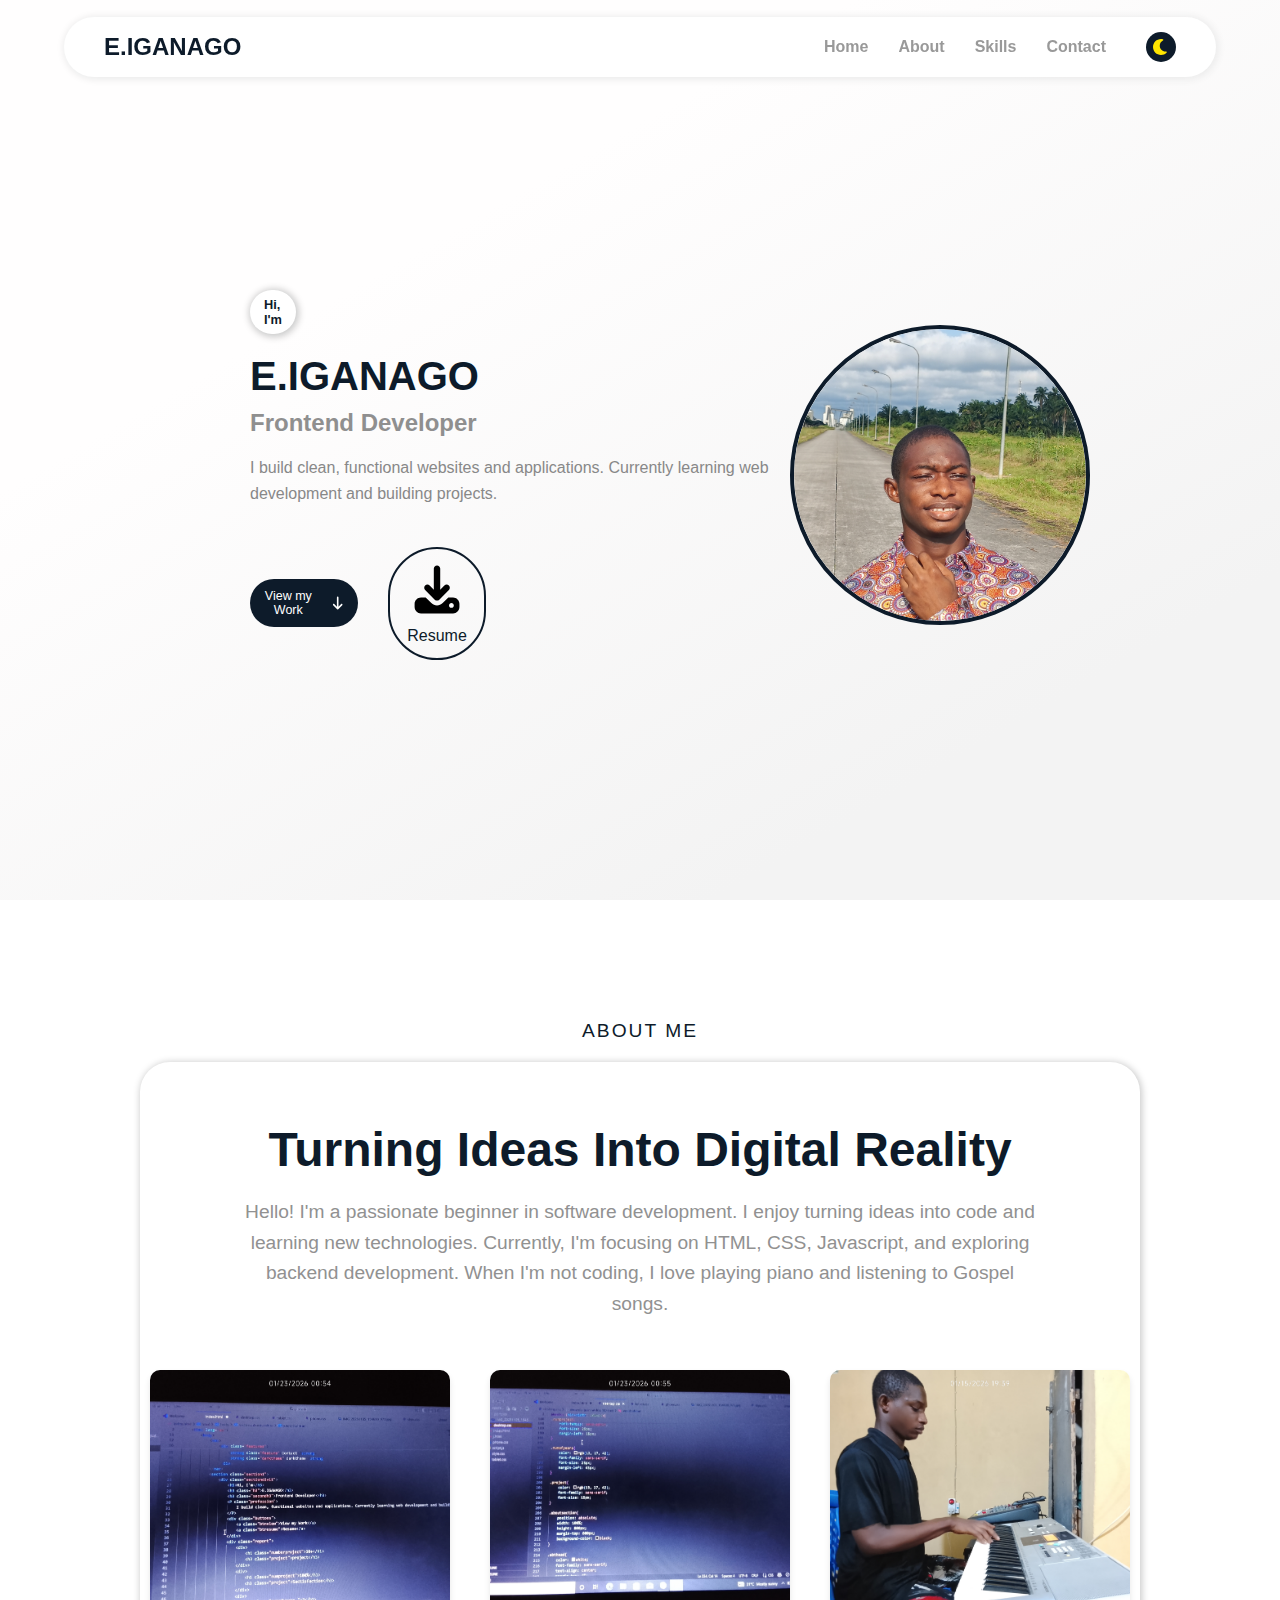
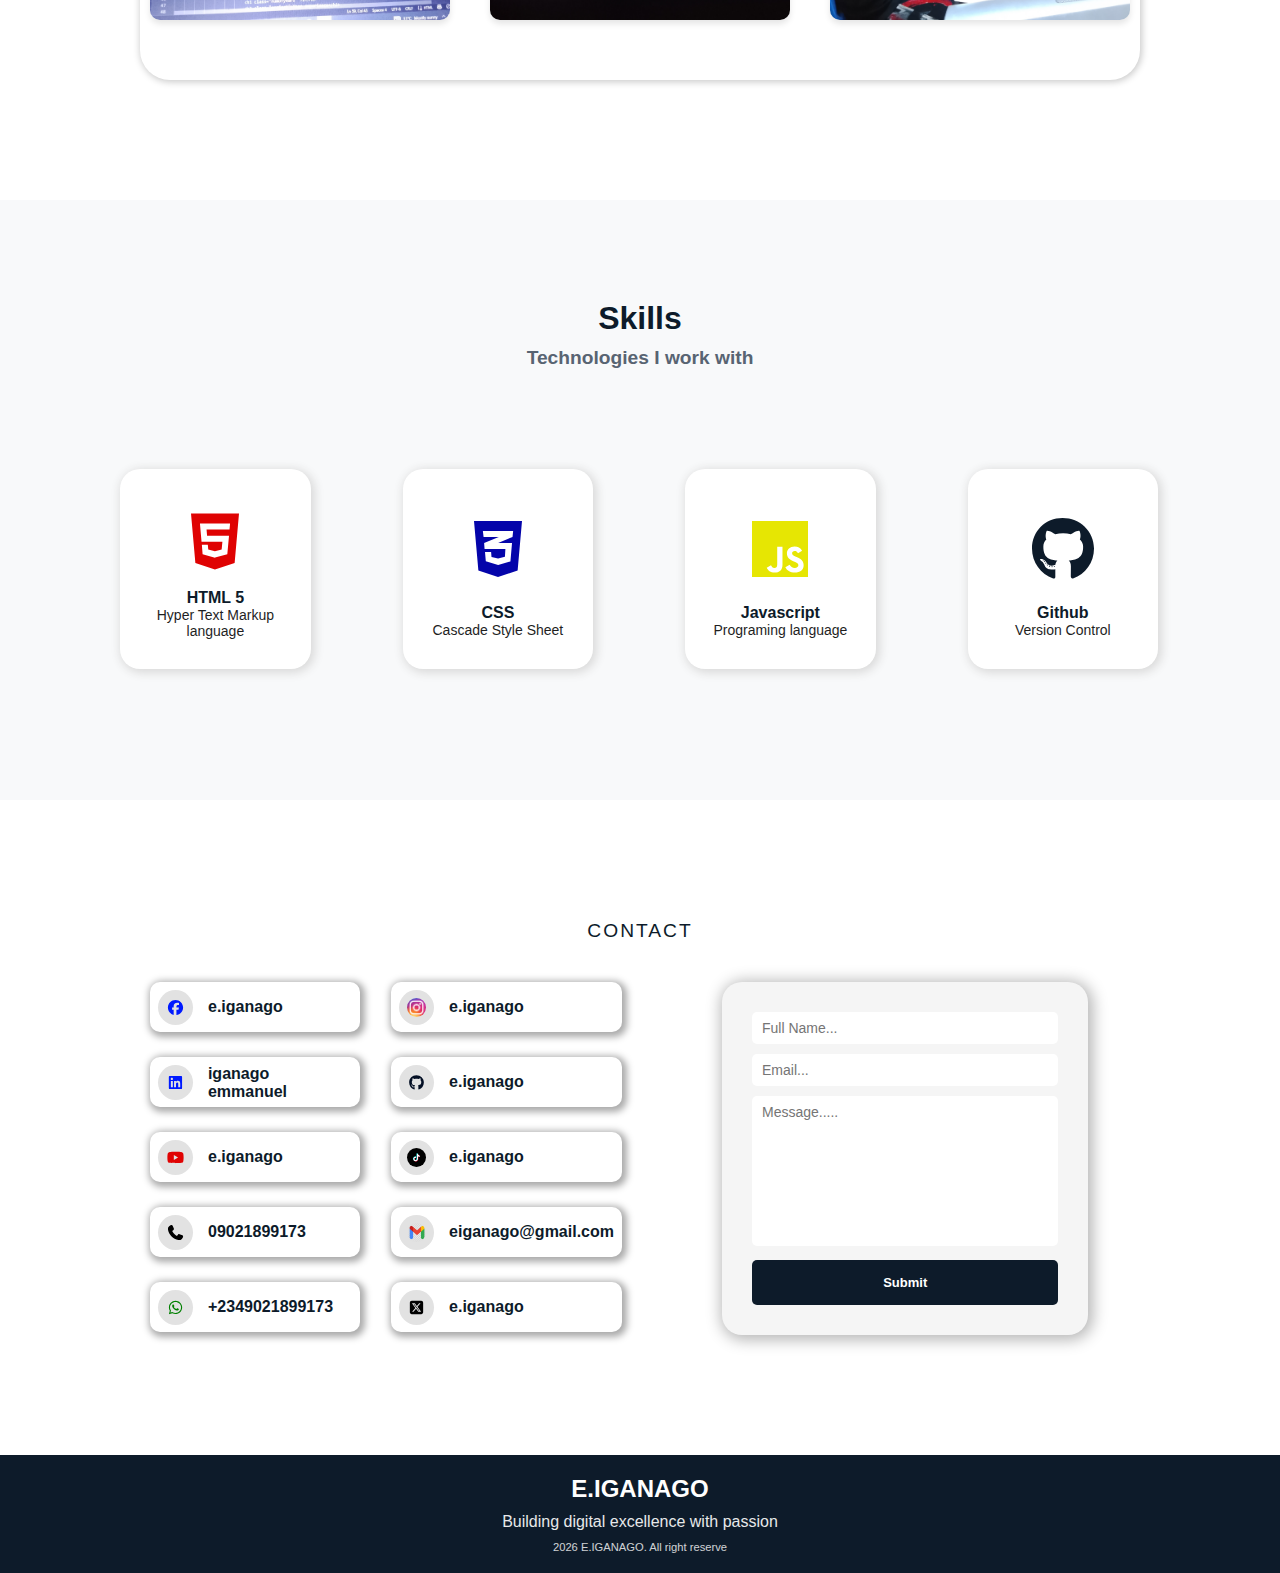
<file: index.html>
<!DOCTYPE html>
<html lang="en">
  <head>
    <meta charset="UTF-8" />
    <meta name="viewport" content="width=device-width, initial-scale=1.0" />
    <title>E.IGANAGO</title>
    <link rel="stylesheet" href="style.css">
    <link rel="icon" href="portpics/IMG_20251105_154630_973.jpg">
    <script defer src="script.js"></script>
  </head>
  <body>
    <nav>
      <div class="techname">
        <h2 class="tname">E.IGANAGO</h2>
      </div>
      <div class="features">
        <li class="feature">
          <a href="#home" class="feature"> Home</a>
        </li>
        <li class="feature">
          <a href="#about" class="feature"> About</a>
        </li>
        <li class="feature">
          <a href="#skills" class="feature">Skills</a>
        </li>
        <li class="feature">
          <a href="#contact" class="feature">Contact</a>
        </li>
        <button class="darktheme" onclick="toggletheme()" aria-label="toggletheme">
          <svg
            class="moon" xmlns="http://www.w3.org/2000/svg" viewBox="0 0 640 640"><!--!Font Awesome Free v7.1.0 by 
            @fontawesome - https://fontawesome.com LSicense - https://fontawesome.com/license/free Copyright 2026 
            Fonticons, Inc.--><path d="M320 64C178.6 64 64 178.6 64 320C64 461.4 178.6 576 320 576C388.8 576 451.3 548.8 
            497.3 504.6C504.6 497.6 506.7 486.7 502.6 477.5C498.5 468.3 488.9 462.6 478.8 463.4C473.9 463.8 469 464 464 
            464C362.4 464 280 381.6 280 280C280 207.9 321.5 145.4 382.1 115.2C391.2 110.7 396.4 100.9 395.2 90.8C394 
            80.7 386.6 72.5 376.7 70.3C358.4 66.2 339.4 64 320 64z"/>
          </svg>
          <svg class="sun" xmlns="http://www.w3.org/2000/svg" viewBox="0 0 640 640"><!--!Font Awesome Free v7.1.0 by @fontawesome - 
            https://fontawesome.com License - https://fontawesome.com/license/free 
            Copyright 2026 Fonticons, Inc.--><path d="M210.2 53.9C217.6 50.8 226 51.7 232.7 56.1L320.5 114.3L408.3 
            56.1C415 51.7 423.4 50.9 430.8 53.9C438.2 56.9 443.4 63.5 445 71.3L465.9 174.5L569.1 195.4C576.9 197 583.5 
            202.4 586.5 209.7C589.5 217 588.7 225.5 584.3 232.2L526.1 320L584.3 407.8C588.7 414.5 589.5 422.9 586.5 
            430.3C583.5 437.7 576.9 443.1 569.1 444.6L465.8 465.4L445 568.7C443.4 576.5 438 583.1 430.7 586.1C423.4 589.1 
            414.9 588.3 408.2 583.9L320.4 525.7L232.6 583.9C225.9 588.3 217.5 589.1 210.1 586.1C202.7 583.1 197.3 576.5 
            195.8 568.7L175 465.4L71.7 444.5C63.9 442.9 57.3 437.5 54.3 430.2C51.3 422.9 52.1 414.4 56.5 407.7L114.7 
            320L56.5 232.2C52.1 225.5 51.3 217.1 54.3 209.7C57.3 202.3 63.9 196.9 71.7 195.4L175 174.6L195.9 71.3C197.5 
            63.5 202.9 56.9 210.2 53.9zM239.6 320C239.6 275.6 275.6 239.6 320 239.6C364.4 239.6 400.4 275.6 400.4 
            320C400.4 364.4 364.4 400.4 320 400.4C275.6 400.4 239.6 364.4 239.6 320zM448.4 320C448.4 249.1 390.9 191.6 
            320 191.6C249.1 191.6 191.6 249.1 191.6 320C191.6 390.9 249.1 448.4 320 448.4C390.9 448.4 448.4 390.9 448.4 320z"/>
          </svg>
        </button>
      </div>
    </nav>
    <section class="section1" id="home">
      <div class="sectiondiv11">
        <h5>Hi, I'm</h5>
        <h3 class="h3">E.IGANAGO</h3>
        <h3 class="secondh3">Frontend Developer</h3>
        <p class="profession">
          I build clean, functional websites and applications. Currently
          learning web development and building projects.
        </p>
        <div class="buttons" id="veiwWork">
          <a href="#skills" class="btnview">View my Work
            <svg class="arrow" xmlns="http://www.w3.org/2000/svg" viewBox="0 0 640 640"><!--!Font Awesome Free v7.1.0 by @fontawesome - 
            https://fontawesome.com License - https://fontawesome.com/license/free Copyright 2026 Fonticons, Inc.--><path d="M297.4 
            566.6C309.9 579.1 330.2 579.1 342.7 566.6L502.7 406.6C515.2 394.1 515.2 373.8 502.7 361.3C490.2 348.8 469.9 348.8 
            457.4 361.3L352 466.7L352 96C352 78.3 337.7 64 320 64C302.3 64 288 78.3 288 96L288 466.7L182.6 361.3C170.1 348.8 
            149.8 348.8 137.3 361.3C124.8 373.8 124.8 394.1 137.3 406.6L297.3 566.6z"/>
          </svg>
          </a>
          <a class="btresume">
            <svg class="download" xmlns="http://www.w3.org/2000/svg" viewBox="0 0 640 640"><!--!Font Awesome Free v7.2.0 by @fontawesome - 
              https://fontawesome.com License - https://fontawesome.com/license/free Copyright 2026 Fonticons, Inc.-->
              <path d="M352 96C352 78.3 337.7 64 320 64C302.3 64 288 78.3 288 96L288 306.7L246.6 265.3C234.1 252.8 213.8 252.8 
              201.3 265.3C188.8 277.8 188.8 298.1 201.3 310.6L297.3 406.6C309.8 419.1 330.1 419.1 342.6 406.6L438.6 
              310.6C451.1 298.1 451.1 277.8 438.6 265.3C426.1 252.8 405.8 252.8 393.3 265.3L352 306.7L352 96zM160 384C124.7 
              384 96 412.7 96 448L96 480C96 515.3 124.7 544 160 544L480 544C515.3 544 544 515.3 544 480L544 448C544 412.7 
              515.3 384 480 384L433.1 384L376.5 440.6C345.3 471.8 294.6 471.8 263.4 440.6L206.9 384L160 384zM464 440C477.3 
              440 488 450.7 488 464C488 477.3 477.3 488 464 488C450.7 488 440 477.3 440 464C440 450.7 450.7 440 464 440z"/></svg>
              Resume
          </a>
        </div>
      </div>
      <div class="sectiondiv12">
        <img
          src="portpics/IMG_20251105_154630_973.jpg"
          alt=""
          class="profile"
        />
      </div>
    </section>
    <section class="aboutsection" id="about">
      <p class="abthead">ABOUT ME</p>
      <div class="wordsabtme">
        <h1 class="reality">Turning Ideas Into Digital Reality</h1>
        <p class="abtme">
          Hello! I'm a passionate beginner in software development. I enjoy
          turning ideas into code and learning new technologies. Currently, I'm
          focusing on HTML, CSS, Javascript, and exploring backend development.
          When I'm not coding, I love playing piano and listening to Gospel
          songs.
        </p>
        <div class="abtpics">
          <img src="portpics/IMG_20260123_005440.jpg" alt="html" class="code" />
          <img src="portpics/IMG_20260123_005506.jpg" alt="css" class="code" />
          <img src="portpics/IMG_20260115_193949.jpg" alt="me" class="code" />
        </div>
      </div>
    </section>
    <section class="secskills" id="skills">
      <h1 class="Skillshead">Skills</h1>
      <h4 class="Skillstech">Technologies I work with</h4>
      <div class="skills">
        <div class="html">
          <svg class="H" xmlns="http://www.w3.org/2000/svg"viewBox="0 0 640 640"><!--!Font Awesome Free v7.1.0 by @fontawesome - https://fontawesome.com License - 
            https://fontawesome.com/license/free Copyright 2026 Fonticons, Inc.--><path d="M128 96L162.9 491.8L319.5 544L477.1 491.8L512 96L128 96zM436.2 
            223.9L252.4 223.9L256.5 273.3L432.1 273.3L418.5 421.7L320.6 448.7L320.6 449L319.5 449L220.8 421.7L214.8 345.9L262.5 345.9L266 384L319.5 398.5L373.2 384L379.2 
            321.8L212.3 321.8L199.5 176.2L440.6 176.2L436.2 223.9z"/>
          </svg>
          <h6 class="HL">HTML 5</h6>
          <p class="markup">Hyper Text Markup language</p>
        </div>
        <div class="css">
          <svg class="C" xmlns="http://www.w3.org/2000/svg" viewBox="0 0 640 640"><!--!Font Awesome Free v7.1.0 by 
            @fontawesome - https://fontawesome.com License - https://fontawesome.com/license/free Copyright 2026 
            Fonticons, Inc.--><path d="M128 96L162.9 491.8L320 544L477.1 491.8L512 96L128 96zM441.1 176L436.3 223.3L321 272.6L320.7 272.7L432.2 272.7L419.4 419.3L321.2 448L222.4 
            418.8L216 344.9L264.9 344.9L268.1 383.2L320.7 396.5L375.4 381.1L379.1 319.5L212.8 319L212.8 318.9L212.6 319L209 272.7L321.1 226L327.6 223.3L204.7 223.3L198.9 176L441.1 176z"/>
          </svg>
          <h6 class="cs">CSS</h6>
          <p class="markup">Cascade Style Sheet</p>
        </div>
        <div class="js">
          <svg class="J" xmlns="http://www.w3.org/2000/svg" viewBox="0 0 640 640"><!--!Font Awesome Free v7.1.0 by @fontawesome - https://fontawesome.com License - 
            https://fontawesome.com/license/free Copyright 2026 Fonticons, Inc.--><path d="M96 96L96 544L544 544L544 96L96 96zM339.8 445.4C339.8 489 314.2 
            508.9 276.9 508.9C243.2 508.9 223.7 491.5 213.7 470.4L248 449.7C254.6 461.4 260.6 471.3 275.1 471.3C288.9 471.3 297.7 465.9 297.7 444.8L297.7 
            301.7L339.8 301.7L339.8 445.4zM439.4 508.9C400.3 508.9 375 490.3 362.7 465.9L397 446.1C406 460.8 417.8 471.7 438.5 471.7C455.9 471.7 467.1 463 
            467.1 450.9C467.1 436.5 455.7 431.4 436.4 422.9L425.9 418.4C395.5 405.5 375.4 389.2 375.4 354.9C375.4 323.3 399.5 299.3 437 299.3C463.8 299.3 483 
            308.6 496.8 333L464 354C456.8 341.1 449 336 436.9 336C424.6 336 416.8 343.8 416.8 354C416.8 366.6 424.6 371.7 442.7 379.6L453.2 384.1C489 399.4 509.1 
            415.1 509.1 450.3C509.1 488.1 479.3 508.9 439.4 508.9z"/>
          </svg>
          <h6 class="jst">Javascript</h6>
          <p class="markup">Programing language</p>
        </div>
        <div class="git">
          <svg class="G" xmlns="http://www.w3.org/2000/svg" viewBox="0 0 640 640"><!--!Font Awesome Free v7.1.0 by 
            @fontawesome - https://fontawesome.com License - https://fontawesome.com/license/free Copyright 2026 Fonticons, Inc.-->
            <path d="M237.9 461.4C237.9 463.4 235.6 465 232.7 465C229.4 465.3 227.1 463.7 227.1 461.4C227.1 459.4 229.4 457.8 232.3 457.8C235.3 457.5 237.9 459.1 237.9 461.4zM206.8 
            456.9C206.1 458.9 208.1 461.2 211.1 461.8C213.7 462.8 216.7 461.8 217.3 459.8C217.9 457.8 216 
            455.5 213 454.6C210.4 453.9 207.5 454.9 206.8 456.9zM251 455.2C248.1 455.9 246.1 457.8 246.4 
            460.1C246.7 462.1 249.3 463.4 252.3 462.7C255.2 462 257.2 460.1 256.9 458.1C256.6 456.2 253.9 
            454.9 251 455.2zM316.8 72C178.1 72 72 177.3 72 316C72 426.9 141.8 521.8 241.5 555.2C254.3 557.5 
            258.8 549.6 258.8 543.1C258.8 536.9 258.5 502.7 258.5 481.7C258.5 481.7 188.5 496.7 173.8 
            451.9C173.8 451.9 162.4 422.8 146 415.3C146 415.3 123.1 399.6 147.6 399.9C147.6 399.9 172.5 
            401.9 186.2 425.7C208.1 464.3 244.8 453.2 259.1 446.6C261.4 430.6 267.9 419.5 275.1 412.9C219.2 
            406.7 162.8 398.6 162.8 302.4C162.8 274.9 170.4 261.1 186.4 243.5C183.8 237 175.3 210.2 189 
            175.6C209.9 169.1 258 202.6 258 202.6C278 197 299.5 194.1 320.8 194.1C342.1 194.1 363.6 197 
            383.6 202.6C383.6 202.6 431.7 169 452.6 175.6C466.3 210.3 457.8 237 455.2 243.5C471.2 261.2 
            481 275 481 302.4C481 398.9 422.1 406.6 366.2 412.9C375.4 420.8 383.2 435.8 383.2 459.3C383.2 
            493 382.9 534.7 382.9 542.9C382.9 549.4 387.5 557.3 400.2 555C500.2 521.8 568 426.9 568 
            316C568 177.3 455.5 72 316.8 72zM169.2 416.9C167.9 417.9 168.2 420.2 169.9 422.1C171.5 
            423.7 173.8 424.4 175.1 423.1C176.4 422.1 176.1 419.8 174.4 417.9C172.8 416.3 170.5 415.6 
            169.2 416.9zM158.4 408.8C157.7 410.1 158.7 411.7 160.7 412.7C162.3 413.7 164.3 413.4 165 
            412C165.7 410.7 164.7 409.1 162.7 408.1C160.7 407.5 159.1 407.8 158.4 408.8zM190.8 444.4C189.2 
            445.7 189.8 448.7 192.1 450.6C194.4 452.9 197.3 453.2 198.6 451.6C199.9 450.3 199.3 447.3 197.3 
            445.4C195.1 443.1 192.1 442.8 190.8 444.4zM179.4 429.7C177.8 430.7 177.8 433.3 179.4 435.6C181 
            437.9 183.7 438.9 185 437.9C186.6 436.6 186.6 434 185 431.7C183.6 429.4 181 428.4 179.4 429.7z"
          />
          </svg>
          <h6 class="GH">Github</h6>
          <p class="markup"> Version Control</p>
        </div>
      </div>
    </section>
    <section class="Contactsection" id="contact">
      <p class="Contacthead">Contact</p>
      <div class="divcontact">
        <div class="contactlinks">
          <div class="contactrow1">
            <div class="logodiv">
              <a href="https://www.facebook.com/profile.php?id=6156094586678" class="alogo">
                <svg class="logo F" xmlns="http://www.w3.org/2000/svg" viewBox="0 0 640 640"><!--!Font Awesome Free v7.1.0 by 
                  @fontawesome - https://fontawesome.com License - https://fontawesome.com/license/free Copyright 
                  2026 Fonticons, Inc.--><path d="M576 320C576 178.6 461.4 64 320 64C178.6 64 64 178.6 64 320C64 
                  440 146.7 540.8 258.2 568.5L258.2 398.2L205.4 398.2L205.4 320L258.2 320L258.2 286.3C258.2 199.2 
                  297.6 158.8 383.2 158.8C399.4 158.8 427.4 162 438.9 165.2L438.9 236C432.9 235.4 422.4 235 409.3 
                  235C367.3 235 351.1 250.9 351.1 292.2L351.1 320L434.7 320L420.3 398.2L351 398.2L351 574.1C477.8 
                  558.8 576 450.9 576 320z"/>
                </svg>
                <P>e.iganago</P>
              </a>
            </div>
            <div class="logodiv">
              <a href="https://www.linkedin.com/in/iganago-emmanuel-41273b390?utm_source=share&utm_campaign=share_via&utm_content=profile&utm_medium=android_app" class="alogo">
                <svg class="logo L" xmlns="http://www.w3.org/2000/svg" viewBox="0 0 640 640"><!--!Font Awesome Free v7.1.0 by 
                  @fontawesome - https://fontawesome.com License - https://fontawesome.com/license/free Copyright 2026 
                  Fonticons, Inc.--><path d="M512 96L127.9 96C110.3 96 96 110.5 96 128.3L96 511.7C96 529.5 110.3 544 
                  127.9 544L512 544C529.6 544 544 529.5 544 511.7L544 128.3C544 110.5 529.6 96 512 96zM231.4 480L165 
                  480L165 266.2L231.5 266.2L231.5 480L231.4 480zM198.2 160C219.5 160 236.7 177.2 236.7 198.5C236.7 219.8 
                  219.5 237 198.2 237C176.9 237 159.7 219.8 159.7 198.5C159.7 177.2 176.9 160 198.2 160zM480.3 480L413.9 
                  480L413.9 376C413.9 351.2 413.4 319.3 379.4 319.3C344.8 319.3 339.5 346.3 339.5 374.2L339.5 480L273.1 
                  480L273.1 266.2L336.8 266.2L336.8 295.4L337.7 295.4C346.6 278.6 368.3 260.9 400.6 260.9C467.8 260.9 
                  480.3 305.2 480.3 362.8L480.3 480z"/>
                </svg>
                <P>iganago emmanuel</P>
              </a>
            </div>
            <div class="logodiv">
              <a href="https://www.youtube.com/@emmanueliganago9274" class="alogo">
                <svg class="logo Y" xmlns="http://www.w3.org/2000/svg" viewBox="0 0 640 640"><!--!Font Awesome Free v7.1.0 by 
                  @fontawesome - https://fontawesome.com License - https://fontawesome.com/license/free Copyright 
                  2026 Fonticons, Inc.--><path d="M581.7 188.1C575.5 164.4 556.9 145.8 533.4 139.5C490.9 128 320.1 128 
                  320.1 128C320.1 128 149.3 128 106.7 139.5C83.2 145.8 64.7 164.4 58.4 188.1C47 231 47 320.4 47 320.4C47 
                  320.4 47 409.8 58.4 452.7C64.7 476.3 83.2 494.2 106.7 500.5C149.3 512 320.1 512 320.1 512C320.1 512 490.9 
                  512 533.5 500.5C557 494.2 575.5 476.3 581.8 452.7C593.2 409.8 593.2 320.4 593.2 320.4C593.2 320.4 593.2 
                  231 581.8 188.1zM264.2 401.6L264.2 239.2L406.9 320.4L264.2 401.6z"/>
                </svg>
                <P>e.iganago</P>
              </a>
            </div>
            <div class="logodiv">
              <a href="tel:+23409021899173" class="alogo">
                <svg class="logo p" xmlns="http://www.w3.org/2000/svg" viewBox="0 0 640 640"><!--!Font Awesome Free v7.1.0 by 
                  @fontawesome - https://fontawesome.com License - https://fontawesome.com/license/free Copyright 2026 
                  Fonticons, Inc.--><path d="M224.2 89C216.3 70.1 195.7 60.1 176.1 65.4L170.6 66.9C106 84.5 50.8 147.1 66.9 
                  223.3C104 398.3 241.7 536 416.7 573.1C493 589.3 555.5 534 573.1 469.4L574.6 463.9C580 444.2 569.9 423.6 
                  551.1 415.8L453.8 375.3C437.3 368.4 418.2 373.2 406.8 387.1L368.2 434.3C297.9 399.4 241.3 341 208.8 
                  269.3L253 233.3C266.9 222 271.6 202.9 264.8 186.3L224.2 89z"/>
                </svg>
                <P>09021899173</P>
              </a>
            </div>
            <div class="logodiv">
              <a href="https://wa.me/+2349021899173" class="alogo">
                <svg class="logo w" xmlns="http://www.w3.org/2000/svg" viewBox="0 0 640 640"><!--!Font Awesome Free v7.1.0 by 
                  @fontawesome - https://fontawesome.com License - https://fontawesome.com/license/free Copyright 2026 
                  Fonticons, Inc.--><path d="M476.9 161.1C435 119.1 379.2 96 319.9 96C197.5 96 97.9 195.6 97.9 318C97.9 
                  357.1 108.1 395.3 127.5 429L96 544L213.7 513.1C246.1 530.8 282.6 540.1 319.8 540.1L319.9 540.1C442.2 
                  540.1 544 440.5 544 318.1C544 258.8 518.8 203.1 476.9 161.1zM319.9 502.7C286.7 502.7 254.2 493.8 225.9 
                  477L219.2 473L149.4 491.3L168 423.2L163.6 416.2C145.1 386.8 135.4 352.9 135.4 318C135.4 216.3 218.2 133.5 
                  320 133.5C369.3 133.5 415.6 152.7 450.4 187.6C485.2 222.5 506.6 268.8 506.5 318.1C506.5 419.9 421.6 502.7 
                  319.9 502.7zM421.1 364.5C415.6 361.7 388.3 348.3 383.2 346.5C378.1 344.6 374.4 343.7 370.7 349.3C367 354.9 
                  356.4 367.3 353.1 371.1C349.9 374.8 346.6 375.3 341.1 372.5C308.5 356.2 287.1 343.4 265.6 306.5C259.9 296.7 
                  271.3 297.4 281.9 276.2C283.7 272.5 282.8 269.3 281.4 266.5C280 263.7 268.9 236.4 264.3 225.3C259.8 214.5 
                  255.2 216 251.8 215.8C248.6 215.6 244.9 215.6 241.2 215.6C237.5 215.6 231.5 217 226.4 222.5C221.3 228.1 207 
                  241.5 207 268.8C207 296.1 226.9 322.5 229.6 326.2C232.4 329.9 268.7 385.9 324.4 410C359.6 425.2 373.4 426.5 
                  391 423.9C401.7 422.3 423.8 410.5 428.4 397.5C433 384.5 433 373.4 431.6 371.1C430.3 368.6 426.6 367.2 421.1 364.5z"/>
                </svg>
                <P>+2349021899173</P>
              </a>
            </div>
          </div>
          <div class="contactrow2">
            <div class="logodiv">
              <a href="https://www.instagram.com/e.iganago?igsh=MWtrNmE2bm5sZGw0Ng==" class="alogo">
                <img src="portpics/Instagram_icon.png" class="logo I">
                <P>e.iganago</P>
              </a>
            </div>
            <div class="logodiv" class="alogo">
              <a href="https://github.com/emmanueliganago187" class="alogo">
                <svg class="logo GH" xmlns="http://www.w3.org/2000/svg" viewBox="0 0 640 640"><!--!Font Awesome Free v7.1.0 by 
                  @fontawesome - https://fontawesome.com License - https://fontawesome.com/license/free Copyright 2026 
                  Fonticons, Inc.--><path d="M237.9 461.4C237.9 463.4 235.6 465 232.7 465C229.4 465.3 227.1 463.7 227.1 
                  461.4C227.1 459.4 229.4 457.8 232.3 457.8C235.3 457.5 237.9 459.1 237.9 461.4zM206.8 456.9C206.1 458.9 
                  208.1 461.2 211.1 461.8C213.7 462.8 216.7 461.8 217.3 459.8C217.9 457.8 216 455.5 213 454.6C210.4 453.9 
                  207.5 454.9 206.8 456.9zM251 455.2C248.1 455.9 246.1 457.8 246.4 460.1C246.7 462.1 249.3 463.4 252.3 
                  462.7C255.2 462 257.2 460.1 256.9 458.1C256.6 456.2 253.9 454.9 251 455.2zM316.8 72C178.1 72 72 177.3 
                  72 316C72 426.9 141.8 521.8 241.5 555.2C254.3 557.5 258.8 549.6 258.8 543.1C258.8 536.9 258.5 502.7 
                  258.5 481.7C258.5 481.7 188.5 496.7 173.8 451.9C173.8 451.9 162.4 422.8 146 415.3C146 415.3 123.1 399.6 
                  147.6 399.9C147.6 399.9 172.5 401.9 186.2 425.7C208.1 464.3 244.8 453.2 259.1 446.6C261.4 430.6 267.9 
                  419.5 275.1 412.9C219.2 406.7 162.8 398.6 162.8 302.4C162.8 274.9 170.4 261.1 186.4 243.5C183.8 237 
                  175.3 210.2 189 175.6C209.9 169.1 258 202.6 258 202.6C278 197 299.5 194.1 320.8 194.1C342.1 194.1 
                  363.6 197 383.6 202.6C383.6 202.6 431.7 169 452.6 175.6C466.3 210.3 457.8 237 455.2 243.5C471.2 261.2 
                  481 275 481 302.4C481 398.9 422.1 406.6 366.2 412.9C375.4 420.8 383.2 435.8 383.2 459.3C383.2 493 382.9 
                  534.7 382.9 542.9C382.9 549.4 387.5 557.3 400.2 555C500.2 521.8 568 426.9 568 316C568 177.3 455.5 72 
                  316.8 72zM169.2 416.9C167.9 417.9 168.2 420.2 169.9 422.1C171.5 423.7 173.8 424.4 175.1 423.1C176.4 
                  422.1 176.1 419.8 174.4 417.9C172.8 416.3 170.5 415.6 169.2 416.9zM158.4 408.8C157.7 410.1 158.7 411.7 
                  160.7 412.7C162.3 413.7 164.3 413.4 165 412C165.7 410.7 164.7 409.1 162.7 408.1C160.7 407.5 159.1 407.8 
                  158.4 408.8zM190.8 444.4C189.2 445.7 189.8 448.7 192.1 450.6C194.4 452.9 197.3 453.2 198.6 451.6C199.9 
                  450.3 199.3 447.3 197.3 445.4C195.1 443.1 192.1 442.8 190.8 444.4zM179.4 429.7C177.8 430.7 177.8 433.3 
                  179.4 435.6C181 437.9 183.7 438.9 185 437.9C186.6 436.6 186.6 434 185 431.7C183.6 429.4 181 428.4 179.4 429.7z"/>
                </svg>
                <P>e.iganago</P>
              </a>
            </div>
            <div class="logodiv">
              <a href="https://www.tiktok.com/@e.iganago?is_from_webapp=1&sender_device=pc" class="alogo">
                <img src="portpics/images (4).png" class="logo T">
                <P>e.iganago</P>
              </a>
            </div>
            <div class="logodiv">
              <a href="mailto:emmanueliganago187@gmail.com" class="alogo">
                <img src="portpics/images (28).jpeg" class="logo GL">
                <img src="portpics/Gmail_icon_(2020).svg.png" class="logo GLD">
                <P>eiganago@gmail.com</P>
              </a>
            </div>
            <div class="logodiv">
              <a href="https://x.com/e_iganago" class="alogo">
                <svg class="logo X" xmlns="http://www.w3.org/2000/svg" viewBox="0 0 640 640"><!--!Font Awesome Free v7.1.0 by @fontawesome - 
                  https://fontawesome.com License - https://fontawesome.com/license/free Copyright 2026 Fonticons, Inc.--><path 
                  d="M160 96C124.7 96 96 124.7 96 160L96 480C96 515.3 124.7 544 160 544L480 544C515.3 544 544 515.3 544 480L544 
                  160C544 124.7 515.3 96 480 96L160 96zM457.1 180L353.3 298.6L475.4 460L379.8 460L305 362.1L219.3 460L171.8 460L282.8 
                  333.1L165.7 180L263.7 180L331.4 269.5L409.6 180L457.1 180zM419.3 431.6L249.4 206.9L221.1 206.9L392.9 431.6L419.3 431.6z"/>
                </svg>
                <P>e.iganago</P>
              </a>
            </div>
          </div>
        </div>
        <form class="form" id="contactForm" name="contactForm" method="POST" netlify>
    <input type="hidden" name="form-name" value="contactForm">
    <input type="text" class="visitorname" name="name" placeholder="Full Name..." required>
    <input type="email" class="visitormail" name="email" placeholder="Email..." required>
    <textarea class="message" name="message" placeholder="Message....." required></textarea>
    <button type="submit" class="messagebtn">Submit</button>
</form>
      </div>
    </section>
    <footer>
      <p class="footername">E.IGANAGO</p>
      <p class="footerwords">Building digital excellence with passion</p>
      <p class="rightreserve">2026 E.IGANAGO. All right reserve</p>
    </footer>
    <script src="script.js"></script>
  </body>
</html>
</file>
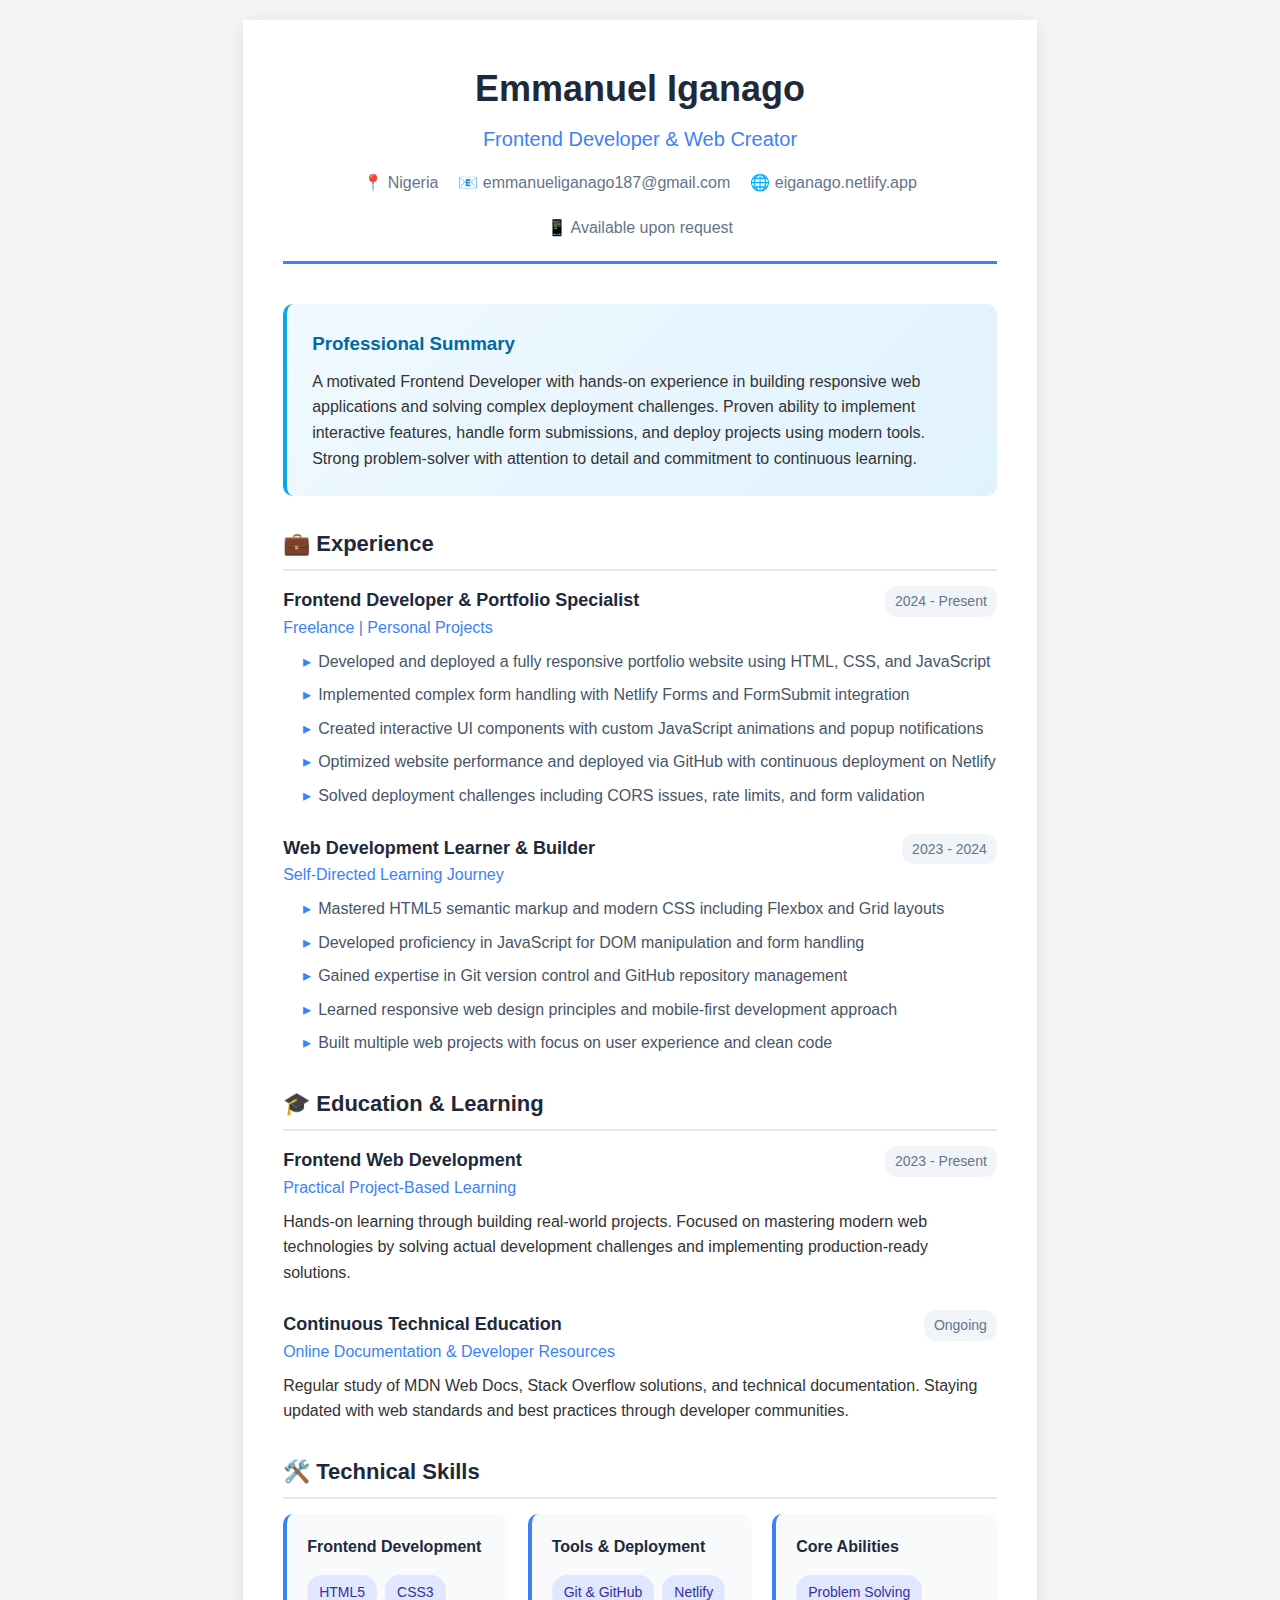
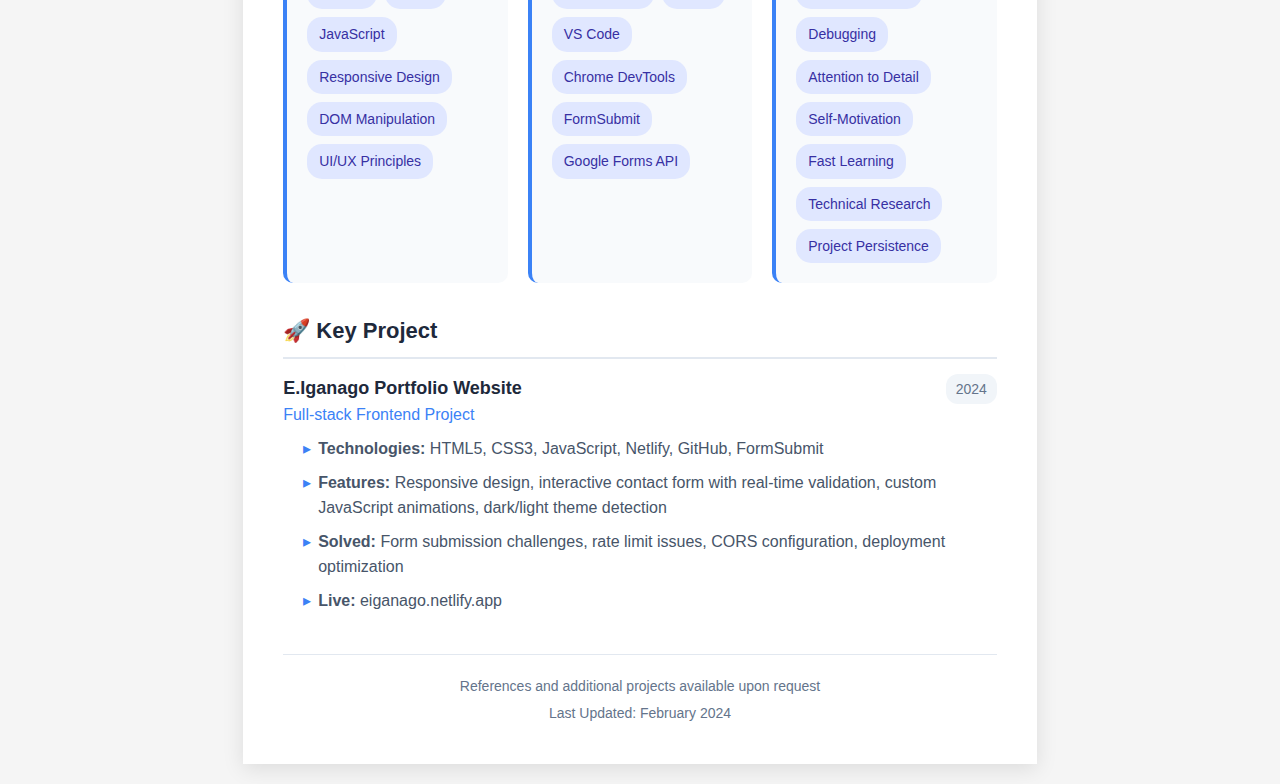
<file: resume.html>
<!DOCTYPE html>
<html lang="en">
<head>
    <meta charset="UTF-8">
    <meta name="viewport" content="width=device-width, initial-scale=1.0">
    <title>Emmanuel Iganago - Resume</title>
    <style>
        /* RESUME STYLES - Professional & Printable */
        * {
            margin: 0;
            padding: 0;
            box-sizing: border-box;
        }
        
        body {
            font-family: 'Segoe UI', Tahoma, Geneva, Verdana, sans-serif;
            line-height: 1.6;
            color: #333;
            background: #f5f5f5;
            padding: 20px;
        }
        
        .resume-container {
            max-width: 210mm; /* A4 width */
            min-height: 297mm; /* A4 height */
            margin: 0 auto;
            background: white;
            padding: 40px;
            box-shadow: 0 5px 20px rgba(0,0,0,0.1);
            position: relative;
        }
        
        /* Header */
        .resume-header {
            text-align: center;
            margin-bottom: 40px;
            padding-bottom: 20px;
            border-bottom: 3px solid #3b82f6;
        }
        
        .name {
            font-size: 36px;
            font-weight: 700;
            color: #1e293b;
            margin-bottom: 5px;
        }
        
        .title {
            font-size: 20px;
            color: #3b82f6;
            margin-bottom: 15px;
            font-weight: 500;
        }
        
        .contact-info {
            display: flex;
            justify-content: center;
            flex-wrap: wrap;
            gap: 20px;
            margin-top: 15px;
        }
        
        .contact-item {
            display: flex;
            align-items: center;
            gap: 8px;
            color: #64748b;
        }
        
        /* Sections */
        .section {
            margin-bottom: 30px;
        }
        
        .section-title {
            font-size: 22px;
            color: #1e293b;
            margin-bottom: 15px;
            padding-bottom: 8px;
            border-bottom: 2px solid #e2e8f0;
            display: flex;
            align-items: center;
            gap: 10px;
        }
        
        /* Experience Items */
        .experience-item, .education-item {
            margin-bottom: 25px;
        }
        
        .job-header, .edu-header {
            display: flex;
            justify-content: space-between;
            align-items: flex-start;
            margin-bottom: 8px;
        }
        
        .job-title, .edu-title {
            font-size: 18px;
            font-weight: 600;
            color: #1e293b;
        }
        
        .company, .institution {
            color: #3b82f6;
            font-weight: 500;
        }
        
        .date {
            color: #64748b;
            font-size: 14px;
            background: #f1f5f9;
            padding: 4px 10px;
            border-radius: 12px;
        }
        
        ul {
            list-style: none;
            padding-left: 20px;
        }
        
        li {
            position: relative;
            padding-left: 15px;
            margin-bottom: 8px;
            color: #475569;
        }
        
        li:before {
            content: "▸";
            position: absolute;
            left: 0;
            color: #3b82f6;
        }
        
        /* Skills */
        .skills-grid {
            display: grid;
            grid-template-columns: repeat(auto-fit, minmax(200px, 1fr));
            gap: 20px;
        }
        
        .skill-category {
            background: #f8fafc;
            padding: 20px;
            border-radius: 10px;
            border-left: 4px solid #3b82f6;
        }
        
        .skill-category h4 {
            color: #1e293b;
            margin-bottom: 15px;
            font-size: 16px;
        }
        
        .skill-tags {
            display: flex;
            flex-wrap: wrap;
            gap: 8px;
        }
        
        .skill-tag {
            background: #e0e7ff;
            color: #3730a3;
            padding: 6px 12px;
            border-radius: 15px;
            font-size: 14px;
            font-weight: 500;
        }
        
        /* Summary */
        .summary {
            background: linear-gradient(135deg, #f0f9ff 0%, #e0f2fe 100%);
            padding: 25px;
            border-radius: 10px;
            margin-top: 20px;
            border-left: 4px solid #0ea5e9;
        }
        
        .summary h3 {
            color: #0369a1;
            margin-bottom: 10px;
        }
        
        /* Print Styles */
        @media print {
            body {
                background: white;
                padding: 0;
            }
            
            .resume-container {
                box-shadow: none;
                padding: 20px;
                max-width: 100%;
                min-height: auto;
            }
            
            .no-print {
                display: none;
            }
        }
        
        /* Download Button */
        .download-btn {
            position: fixed;
            bottom: 30px;
            right: 30px;
            background: linear-gradient(135deg, #3b82f6, #2563eb);
            color: white;
            padding: 15px 25px;
            border-radius: 10px;
            text-decoration: none;
            font-weight: 600;
            box-shadow: 0 5px 15px rgba(59, 130, 246, 0.3);
            z-index: 1000;
            display: flex;
            align-items: center;
            gap: 10px;
        }
        
        .download-btn:hover {
            transform: translateY(-2px);
            box-shadow: 0 8px 20px rgba(59, 130, 246, 0.4);
        }
        
        /* Responsive */
        @media (max-width: 768px) {
            .resume-container {
                padding: 25px;
            }
            
            .name {
                font-size: 28px;
            }
            
            .contact-info {
                flex-direction: column;
                align-items: center;
                gap: 10px;
            }
            
            .skills-grid {
                grid-template-columns: 1fr;
            }
        }
    </style>
</head>
<body>
    <div class="resume-container">
        
        <!-- Header -->
        <header class="resume-header">
            <h1 class="name">Emmanuel Iganago</h1>
            <h2 class="title">Frontend Developer & Web Creator</h2>
            <div class="contact-info">
                <div class="contact-item">📍 Nigeria</div>
                <div class="contact-item">📧 emmanueliganago187@gmail.com</div>
                <div class="contact-item">🌐 eiganago.netlify.app</div>
                <div class="contact-item">📱 Available upon request</div>
            </div>
        </header>
        
        <!-- Summary -->
        <section class="section">
            <div class="summary">
                <h3>Professional Summary</h3>
                <p>A motivated Frontend Developer with hands-on experience in building responsive web applications and solving complex deployment challenges. Proven ability to implement interactive features, handle form submissions, and deploy projects using modern tools. Strong problem-solver with attention to detail and commitment to continuous learning.</p>
            </div>
        </section>
        
        <!-- Experience -->
        <section class="section">
            <h2 class="section-title">💼 Experience</h2>
            
            <div class="experience-item">
                <div class="job-header">
                    <div>
                        <h3 class="job-title">Frontend Developer & Portfolio Specialist</h3>
                        <p class="company">Freelance | Personal Projects</p>
                    </div>
                    <span class="date">2024 - Present</span>
                </div>
                <ul>
                    <li>Developed and deployed a fully responsive portfolio website using HTML, CSS, and JavaScript</li>
                    <li>Implemented complex form handling with Netlify Forms and FormSubmit integration</li>
                    <li>Created interactive UI components with custom JavaScript animations and popup notifications</li>
                    <li>Optimized website performance and deployed via GitHub with continuous deployment on Netlify</li>
                    <li>Solved deployment challenges including CORS issues, rate limits, and form validation</li>
                </ul>
            </div>
            
            <div class="experience-item">
                <div class="job-header">
                    <div>
                        <h3 class="job-title">Web Development Learner & Builder</h3>
                        <p class="company">Self-Directed Learning Journey</p>
                    </div>
                    <span class="date">2023 - 2024</span>
                </div>
                <ul>
                    <li>Mastered HTML5 semantic markup and modern CSS including Flexbox and Grid layouts</li>
                    <li>Developed proficiency in JavaScript for DOM manipulation and form handling</li>
                    <li>Gained expertise in Git version control and GitHub repository management</li>
                    <li>Learned responsive web design principles and mobile-first development approach</li>
                    <li>Built multiple web projects with focus on user experience and clean code</li>
                </ul>
            </div>
        </section>
        
        <!-- Education -->
        <section class="section">
            <h2 class="section-title">🎓 Education & Learning</h2>
            
            <div class="education-item">
                <div class="edu-header">
                    <div>
                        <h3 class="edu-title">Frontend Web Development</h3>
                        <p class="institution">Practical Project-Based Learning</p>
                    </div>
                    <span class="date">2023 - Present</span>
                </div>
                <p>Hands-on learning through building real-world projects. Focused on mastering modern web technologies by solving actual development challenges and implementing production-ready solutions.</p>
            </div>
            
            <div class="education-item">
                <div class="edu-header">
                    <div>
                        <h3 class="edu-title">Continuous Technical Education</h3>
                        <p class="institution">Online Documentation & Developer Resources</p>
                    </div>
                    <span class="date">Ongoing</span>
                </div>
                <p>Regular study of MDN Web Docs, Stack Overflow solutions, and technical documentation. Staying updated with web standards and best practices through developer communities.</p>
            </div>
        </section>
        
        <!-- Skills -->
        <section class="section">
            <h2 class="section-title">🛠️ Technical Skills</h2>
            
            <div class="skills-grid">
                <div class="skill-category">
                    <h4>Frontend Development</h4>
                    <div class="skill-tags">
                        <span class="skill-tag">HTML5</span>
                        <span class="skill-tag">CSS3</span>
                        <span class="skill-tag">JavaScript</span>
                        <span class="skill-tag">Responsive Design</span>
                        <span class="skill-tag">DOM Manipulation</span>
                        <span class="skill-tag">UI/UX Principles</span>
                    </div>
                </div>
                
                <div class="skill-category">
                    <h4>Tools & Deployment</h4>
                    <div class="skill-tags">
                        <span class="skill-tag">Git & GitHub</span>
                        <span class="skill-tag">Netlify</span>
                        <span class="skill-tag">VS Code</span>
                        <span class="skill-tag">Chrome DevTools</span>
                        <span class="skill-tag">FormSubmit</span>
                        <span class="skill-tag">Google Forms API</span>
                    </div>
                </div>
                
                <div class="skill-category">
                    <h4>Core Abilities</h4>
                    <div class="skill-tags">
                        <span class="skill-tag">Problem Solving</span>
                        <span class="skill-tag">Debugging</span>
                        <span class="skill-tag">Attention to Detail</span>
                        <span class="skill-tag">Self-Motivation</span>
                        <span class="skill-tag">Fast Learning</span>
                        <span class="skill-tag">Technical Research</span>
                        <span class="skill-tag">Project Persistence</span>
                    </div>
                </div>
            </div>
        </section>
        
        <!-- Projects -->
        <section class="section">
            <h2 class="section-title">🚀 Key Project</h2>
            
            <div class="experience-item">
                <div class="job-header">
                    <div>
                        <h3 class="job-title">E.Iganago Portfolio Website</h3>
                        <p class="company">Full-stack Frontend Project</p>
                    </div>
                    <span class="date">2024</span>
                </div>
                <ul>
                    <li><strong>Technologies:</strong> HTML5, CSS3, JavaScript, Netlify, GitHub, FormSubmit</li>
                    <li><strong>Features:</strong> Responsive design, interactive contact form with real-time validation, custom JavaScript animations, dark/light theme detection</li>
                    <li><strong>Solved:</strong> Form submission challenges, rate limit issues, CORS configuration, deployment optimization</li>
                    <li><strong>Live:</strong> eiganago.netlify.app</li>
                </ul>
            </div>
        </section>
        
        <!-- Footer Note -->
        <footer style="margin-top: 40px; padding-top: 20px; border-top: 1px solid #e2e8f0; text-align: center; color: #64748b; font-size: 14px;">
            <p>References and additional projects available upon request</p>
            <p style="margin-top: 5px;">Last Updated: February 2024</p>
        </footer>
    </div>
</body>
</html>
</file>
<file: style.css>
/* style.css - Base styles (Mobile First) */
* {
    margin: 0;
    padding: 0;
    box-sizing: border-box;
}

html {
    scroll-behavior: smooth;
}

body {
    font-family: 'Segoe UI', Tahoma, Geneva, Verdana, sans-serif;
    background-color: white;
    color: rgb(13, 27, 42);
    overflow-x: hidden;
}

li {
    list-style-type: none;
}

/* Navigation */
nav {
    display: flex;
    justify-content: space-between;
    position: fixed;
    top: 17px;
    left: 50%;
    transform: translateX(-50%);
    width: 90%;
    height: 42px;
    background-color: white;
    padding: 0 0px;
    border-radius: 54px;
    margin: 0;
    box-shadow: 1px 1px 7px 2px rgb(236, 236, 236);
    z-index: 1000;
}

.techname {
    color: rgb(13, 27, 42);
    font-family: sans-serif;
    margin: 0;
}

.tname {
    font-size: 1.5rem;
    margin: 0;
}

.features {
    display: flex;
    align-items: center;
    gap: 0px;
    margin: 0;
}

.feature {
    color: rgb(153, 153, 153);
    font-weight: bold;
    text-decoration: none;
    transition: color 0.3s;
}

.feature:hover {
    color: rgb(13, 27, 42);
}

.darktheme {
    width: 30px;
    height: 30px;
    background-color: rgb(13, 27, 42);
    border: none;
    border-radius: 50%;
    cursor: pointer;
    display: flex;
    align-items: center;
    justify-content: center;
    margin-left: 10px;
}

.moon {
    width: 20px;
    height: 20px;
    fill: rgb(255, 230, 0);
}

.sun {
    display: none;
    width: 20px;
    height: 20px;
    fill: whitesmoke;
}

/* Hero Section */
.section1 {
    display: flex;
    flex-direction: column;
    align-items: center;
    padding: 120px 20px 80px;
    background: linear-gradient(150deg, rgb(255, 254, 254) 30%, rgb(243, 243, 243) 80%);
    min-height: 100vh;
}

.sectiondiv11 {
    text-align: center;
    margin-bottom: 20px;
    margin-top: 90px;
}

h5 {
    display: inline-block;
    background-color: white;
    padding: 7px 20px;
    border-radius: 54px;
    box-shadow: 1px 1px 7px 2px rgb(201, 201, 201);
    margin-bottom: 20px;
    font-size: 1rem;
}

.h3 {
    font-size: 2.5rem;
    margin-bottom: 10px;
    color: rgb(13, 27, 42);
}

.secondh3 {
    font-size: 1.5rem;
    color: rgb(143, 143, 143);
    margin-bottom: 20px;
}

.profession {
    max-width: 600px;
    margin: 0 auto 30px;
    color: rgb(136, 136, 136);
    font-size: 1.1rem;
    line-height: 1.6;
}

.buttons {
    display: flex;
    column-gap: 30px;
    align-items: center;
    justify-content: center;
}

.btnview {
    display: flex;
    align-items: center;
    gap: 8px;
    background-color: rgb(13, 27, 42);
    color: white;
    padding-top: 10px;
    padding-left: 30px;
    padding-bottom: 10px;
    padding-right: 30px;
    border-radius: 54px;
    text-decoration: none;
    font-weight: 500;
    transition: transform 0.3s;
}

.btnview:hover {
    transform: translateY(-2px);
}

.arrow {
    width: 30px;
    height: 16px;
    fill: white;
}

.btresume {
    padding-top: 16px;
    padding-bottom: 20px;
    border: 2px solid rgb(13, 27, 42);
    border-radius: 54px;
    background: transparent;
    color: rgb(13, 27, 42);
    font-weight: 500;
    cursor: pointer;
    transition: all 0.3s;
}

.btresume:hover {
    background-color: rgb(13, 27, 42);
    color: white;
}

.sectiondiv12 {
    width: 250px;
    height: 250px;
    border: 4px solid rgb(13, 27, 42);
    border-radius: 50%;
    overflow: hidden;
    margin-top: 20px;
}

.profile {
    width: 100%;
    height: 100%;
    object-fit: cover;
    border-radius: 50%;
}

/* About Section */
.aboutsection {
    padding: 80px 20px;
    background-color: white;
}

.abthead {
    text-align: center;
    font-size: 1.2rem;
    color: rgb(13, 27, 42);
    margin-bottom: 20px;
    text-transform: uppercase;
    letter-spacing: 2px;
}

.wordsabtme {
    max-width: 800px;
    margin: 0 auto;
    background: white;
    padding: 40px;
    border-radius: 30px;
    box-shadow: 1px 1px 7px 1px rgb(202, 202, 202);
}

.reality {
    font-size: 2rem;
    text-align: center;
    margin-bottom: 20px;
    color: rgb(13, 27, 42);
}

.abtme {
    text-align: center;
    color: rgb(145, 145, 145);
    line-height: 1.6;
    margin-bottom: 40px;
    font-size: 1.1rem;
}

.abtpics {
    display: flex;
    flex-direction: column;
    gap: 20px;
    align-items: center;
}

.code {
    width: 100%;
    max-width: 300px;
    border-radius: 10px;
    box-shadow: 0 4px 6px rgba(0,0,0,0.1);
}

/* Skills Section */
.secskills {
    padding: 80px 20px;
    background-color: #f8f9fa;
}

.Skillshead {
    text-align: center;
    font-size: 2rem;
    margin-bottom: 10px;
    color: rgb(13, 27, 42);
}

.Skillstech {
    text-align: center;
    color: rgb(88, 100, 114);
    margin-bottom: 40px;
    font-size: 1.2rem;
}

.skills {
    display: grid;
    grid-template-columns: 1fr 1fr;
    grid-template-rows: 1fr 1fr;
    column-gap: 50px;
    row-gap: 100px;
    max-width: 1200px;
    margin: 0 auto;
}

.html, .css, .js, .git {
    background-color: white;
    padding: 30px 20px;
    border-radius: 20px;
    text-align: center;
    box-shadow: 2px 2px 10px 2px rgb(218, 218, 218);
    transition: transform 0.3s;
}

.html:hover, .css:hover, .js:hover, .git:hover {
    transform: translateY(-5px);
}

.H, .C, .J, .G {
    width: 80px;
    height: 80px;
    margin-bottom: 5px;
}

.H { fill: rgb(223, 2, 2); }
.C { fill: rgb(4, 4, 170); }
.J { fill: rgb(230, 230, 3); }
.G { fill: rgb(13, 27, 42); }

.HL, .cs, .jst, .GH {
    font-size: 1.5rem;
    margin-bottom: 10px;
    color: rgb(13, 27, 42);
}

.markup {
    color: rgb(31, 31, 31);
    font-size: 0.9rem;
}

/* Contact Section */
.Contactsection {
    padding: 80px 20px;
    background-color: white;
}

.Contacthead {
    text-align: center;
    font-size: 1.2rem;
    color: rgb(13, 27, 42);
    margin-bottom: 40px;
    text-transform: uppercase;
    letter-spacing: 2px;
}

.divcontact {
    display: flex;
    flex-direction: column;
    gap: 40px;
    max-width: 1200px;
    margin: 0 auto;
}

.contactlinks {
    display: grid;
    grid-template-columns: 1fr;
    gap: 20px;
}

.contactrow1, .contactrow2 {
    display: grid;
    grid-template-columns: 1fr;
    gap: 15px;
}

.logodiv {
    background: white;
    padding: 8px;
    border-radius: 10px;
    box-shadow: 2px 2px 7px 3px rgb(170, 170, 170);
    transition: transform 0.3s;
}

.logodiv:hover {
    transform: translateY(-3px);
}

.alogo {
    display: flex;
    align-items: center;
    gap: 15px;
    text-decoration: none;
    color: rgb(13, 27, 42);
    font-weight: 600;
}

.logo {
    width: 40px;
    height: 40px;
    padding: 8px;
    border-radius: 50%;
    background-color: rgb(226, 226, 226);
}

.F { fill: rgb(0, 26, 255); }
.L { fill: rgb(0, 26, 255); }
.Y { fill: rgb(224, 3, 3); }
.p { fill: black; }
.w { fill: green; }
.X { fill: black; }
.GH { fill: rgb(3, 15, 36); }

.I, .T, .GL, .GLD {
    width: 40px;
    height: 40px;
    object-fit: contain;
}

.GLD {
    display: none;
}

.form {
    background-color: rgb(245, 245, 245);
    padding: 40px;
    border-radius: 20px;
    box-shadow: 2px 2px 15px 3px rgb(182, 182, 182);
}

.visitorname,
.visitormail,
.message {
    width: 100%;
    padding: 12px 15px;
    margin-bottom: 20px;
    border: none;
    border-radius: 5px;
    font-size: 1rem;
    font-family: inherit;
    outline: none;
}

.message {
    height: 150px;
    resize: vertical;
}

.messagebtn {
    width: 100%;
    padding: 15px;
    background-color: rgb(13, 27, 42);
    color: white;
    border: none;
    border-radius: 5px;
    font-size: 1rem;
    font-weight: 600;
    cursor: pointer;
    transition: background-color 0.3s;
}

.messagebtn:hover {
    background-color: rgb(27, 47, 69);
}

.messagebtn:active {
    background-color: white;
    color: rgb(13, 27, 42);
    border: 2px solid rgb(13, 27, 42);
}

/* Footer */
footer {
    background-color: rgb(13, 27, 42);
    color: white;
    padding: 40px 20px;
    text-align: center;
}

.footername {
    font-size: 2rem;
    font-weight: bold;
    margin-bottom: 10px;
}

.footerwords {
    font-size: 1.1rem;
    margin-bottom: 10px;
    opacity: 0.9;
}

.rightreserve {
    font-size: 0.9rem;
    opacity: 0.8;
}

/* Remove bounce animation for mobile */
@keyframes bounce {
    100% { transform: translateY(0); }
    50% { transform: translateY(-20px); }
}

.html, .css, .js, .git {
    animation: bounce 1s ease-in-out infinite;
}

.css { animation-delay: 0.2s; }
.js { animation-delay: 0.4s; }
.git { animation-delay: 0.6s; }


/* phone.css - For phones (up to 767px) */
@media (max-width: 767px) {
    /* Navigation */
    nav {
        flex-direction: column;
        height: auto;
        padding: 15px 20px;
        top: 10px;
        gap: 15px;
    }
    
    .techname {
        margin: 0;
    }
    
    .tname {
        font-size: 1.3rem;
    }
    
    .features {
        width: 100%;
        justify-content: space-between;
        gap: 10px;
    }
    
    .feature {
        font-size: 0.9rem;
    }
    
    .darktheme {
        position: static;
        margin: 0;
    }
    
    /* Hero Section */
    .section1 {
        padding: 120px 20px 60px;
        min-height: auto;
    }
    
    .h3 {
        font-size: 2rem;
    }
    
    .secondh3 {
        font-size: 1.2rem;
    }
    
    .profession {
        font-size: 1rem;
        max-width: 100%;
    }
    
    .buttons {
        display: flex;
    }

    .btnview {
        display: flex;
        align-items: center;
        gap: 8px;
        background-color: rgb(13, 27, 42);
        color: white;
        padding-top: 10px;
        padding-left: 10px;
        padding-bottom: 10px;
        padding-right: 10px;
        border-radius: 54px;
        text-decoration: none;
        font-weight: 500;
        transition: transform 0.3s;
    }
    
    .btnview, .btresume {
        width: 40%;
        max-width: 250px;
        text-align: center;
        justify-content: center;
    }
    
    .sectiondiv12 {
        width: 200px;
        height: 200px;
        margin-top: 30px;
    }
    
    /* About Section */
    .aboutsection {
        padding: 60px 20px;
    }
    
    .wordsabtme {
        padding: 30px 20px;
    }
    
    .reality {
        font-size: 1.8rem;
    }
    
    .abtme {
        font-size: 1rem;
        text-align: left;
    }
    
    .code {
        max-width: 100%;
        height: 200px;
        object-fit: cover;
    }
    
    /* Skills Section */
    .secskills {
        padding: 60px 20px;
    }
    
    .Skillshead {
        font-size: 1.8rem;
    }
    
    .Skillstech {
        font-size: 1.1rem;
    }
    
    .skills {
        gap: 20px;
    }
    
    .html, .css, .js, .git {
        padding: 25px 15px;
    }
    
    .H, .C, .J, .G {
        width: 60px;
        height: 60px;
    }
    
    .HL, .cs, .jst, .GH {
        font-size: 1.3rem;
    }
    
    /* Contact Section */
    .Contactsection {
        padding: 60px 20px;
    }
    
    .contactlinks {
        gap: 15px;
    }
    
    .contactrow1, .contactrow2 {
        gap: 15px;
    }
    
    .alogo {
        font-size: 0.9rem;
    }
    
    .logo {
        width: 35px;
        height: 35px;
    }
    
    .I, .T, .GL, .GLD {
        width: 35px;
        height: 35px;
    }
    
    .form {
        padding: 30px 20px;
    }
    
    .visitorname,
    .visitormail,
    .message {
        padding: 10px 12px;
        font-size: 0.9rem;
    }
    
    /* Footer */
    footer {
        padding: 30px 20px;
    }
    
    .footername {
        font-size: 1.5rem;
    }
    
    .footerwords {
        font-size: 1rem;
    }
    
    .rightreserve {
        font-size: 0.8rem;
    }
    
    /* Adjust bounce animation for mobile */
    @keyframes bounce {
        100% { transform: translateY(0); }
        50% { transform: translateY(-10px); }
    }
}

/* tablet.css - For tablets (768px to 1023px) - Desktop-like layout */
@media (min-width: 768px) and (max-width: 1023px) {
    /* Navigation - Similar to desktop */
    body, html {
        overflow-x: hidden;
        width: 100%;
        max-width: 100%;
    }

    nav {
        padding: 0 40px;
        height: 65px;
        top: 15px;
        max-width: 95%;
        align-items: center;
    }
    
    .tname {
        font-size: 1.6rem;
    }
    
    .features {
        gap: 30px;
    }
    
    .feature {
        font-size: 1rem;
    }
    
    .darktheme {
        width: 32px;
        height: 32px;
    }
    
    /* Hero Section - Desktop-like layout */
    .section1 {
        display: grid;
        row-gap: 60px;
        justify-content: center;
        align-items: center;
        padding: 60px 20px 20px;
        min-height: 85vh;
    }
    
    .sectiondiv11 {
        width: 100%;
        text-align: left;
        margin-bottom: 0;
        justify-content: center;
        align-items: center;
    }
    
    h5 {
        margin-left: 180px;
        margin-bottom: 20px;
        padding: 8px 18px;
        font-size: 0.9rem;
        text-align: center;
    }
    
    .h3 {
        font-size: 2.8rem;
        text-align: left;
        margin-bottom: 15px;
        text-align: center;
    }
    
    .secondh3 {
        text-align: left;
        font-size: 1.6rem;
        margin-bottom: 25px;
        text-align: center;
    }
    
    .profession {
        margin-left: 0;
        text-align: center;
        max-width: 450px;
        font-size: 1.05rem;
        line-height: 1.7;
    }
    
    .buttons {
        justify-content: flex-start;
        margin-left: 40px;
        gap: 25px;
    }
    
    .btnview {
        padding: 12px 28px;
        font-size: 0.95rem;
    }
    
    .btresume {
        padding: 12px 28px;
        font-size: 0.95rem;
    }
    
    .sectiondiv12 {
        width: 300px;
        height: 300px;
        margin-top: 0;
        margin-left: 70px;
    }
    
    /* About Section */
    .aboutsection {
        padding: 90px 60px;
    }
    
    .wordsabtme {
        padding: 45px;
        max-width: 900px;
    }
    
    .reality {
        font-size: 2.3rem;
        margin-bottom: 25px;
    }
    
    .abtme {
        font-size: 1.1rem;
        max-width: 700px;
        margin: 0 auto 40px;
        line-height: 1.7;
    }
    
    .abtpics {
        display: grid;
        grid-template-columns: 1fr 1fr;
        grid-template-rows: 1fr;
        gap: 35px;
    }
    
    .code {
        max-width: 280px;
        height: 220px;
        object-fit: cover;
    }
    
    /* Skills Section - 4 skills in a row like desktop */
    .secskills {
        padding: 90px 60px;
    }
    
    .skills {
        grid-template-columns: repeat(4, 1fr);
        gap: 25px;
        max-width: 900px;
    }
    
    .html, .css, .js, .git {
        padding: 35px 20px;
        height: 260px;
        display: flex;
        flex-direction: column;
        justify-content: center;
        align-items: center;
    }
    
    .H, .C, .J, .G {
        width: 80px;
        height: 80px;
        margin-bottom: 20px;
    }
    
    .HL, .cs, .jst, .GH {
        font-size: 1.5rem;
        margin-bottom: 10px;
    }
    
    .markup {
        font-size: 0.9rem;
    }
    
    /* Contact Section - Side by side layout like desktop */
    .Contactsection {
        padding: 90px 60px;
    }
    
    .divcontact {
        flex-direction: row;
        gap: 40px;
        align-items: flex-start;
    }
    
    .contactlinks {
        width: 55%;
        grid-template-columns: 1fr 1fr;
        gap: 25px;
        height: auto;
    }
    
    .contactrow1, .contactrow2 {
        display: flex;
        flex-direction: column;
        gap: 20px;
        height: auto;
    }
    
    .logodiv {
        height: 55px;
        padding: 12px 15px;
    }
    
    .alogo {
        font-size: 0.9rem;
        grid-template-columns: 40px 1fr;
        gap: 12px;
    }
    
    .logo {
        width: 38px;
        height: 38px;
        padding: 7px;
    }
    
    .I, .T, .GL, .GLD {
        width: 38px;
        height: 38px;
    }
    
    .form {
        width: 175%;
        height: auto;
        margin-top: 0;
    }
    
    .visitorname,
    .visitormail {
        height: 42px;
        font-size: 0.95rem;
    }
    
    .message {
        height: 140px;
        font-size: 0.95rem;
    }
    
    .messagebtn {
        padding: 14px;
        font-size: 1rem;
    }
    
    /* Footer */
    footer {
        padding: 45px 60px;
    }
    
    .footername {
        font-size: 2rem;
        margin-bottom: 10px;
    }
    
    .footerwords {
        font-size: 1.1rem;
        margin-bottom: 8px;
    }
    
    .rightreserve {
        font-size: 0.95rem;
    }
    
    /* Adjust bounce animation for tablet */
    @keyframes bounce {
        0%, 100% { transform: translateY(0); }
        50% { transform: translateY(-12px); }
    }
}

/* Additional media query for larger tablets (820px to 1023px) */
@media (min-width: 820px) and (max-width: 1023px) {
    .section1 {
        padding: 140px 80px 80px;
    }
    
    .sectiondiv11 {
        width: 100%;
        justify-content: center;
        align-items: center;
    }
    
    .h3 {
        font-size: 3rem;
    }
    
    .sectiondiv12 {
        width: 350px;
        height: 350px;
        margin-left: 55px;
    }
    
    .skills {
        display: grid;
        grid-template-columns: 1fr 1fr;
        grid-template-rows: 1fr 1fr;
        gap: 30px;
    }
    
    .html, .css, .js, .git {
        padding: 40px 25px;
        height: 280px;
    }
    
    .divcontact {
        display: grid;
        gap: 50px;
    }
    
    .contactlinks {
        width: 100%;
    }
    
    .form {
        width: 100%;
        padding: 40px 35px;
    }
}

/* Additional media query for smaller tablets (768px to 819px) */
@media (min-width: 768px) and (max-width: 819px) {
    .skills {
        grid-template-columns: 1fr 1fr;
        grid-template-rows: 1fr 1fr;
        gap: 30px;
    }
    
    .html, .css, .js, .git {
        height: 250px;
        padding: 30px 20px;
    }
    
    .divcontact {
        display: grid;
        grid-template-rows: 1fr 1fr;
        gap: 40px;
    }
    
    .contactlinks {
        width: 100%;
    }
    
    .form {
        width: 100%;
    }
}

/* desktop.css - For desktops (1024px and above) */
@media (min-width: 1024px) {
    /* Navigation */
    nav {
        padding: 0 40px;
        height: 60px;
        max-width: 1400px;
        align-items: center;
    }
    
    .tname {
        font-size: 1.5rem;
    }
    
    .features {
        gap: 30px;
    }
    
    .feature {
        font-size: 1rem;
    }
    
    /* Hero Section */
    .section1 {
        flex-direction: row;
        align-items: center;
        padding: 150px 100px 100px;
        min-height: 100vh;
    }
    
    .sectiondiv11 {
        width: 50%;
        margin: 0;
        margin-bottom: 0;
        margin-left: 150px;
    }
    
    h5 {
        margin-right: 500px;
        margin-bottom: 25px;
        background-color: white;
        padding: 7px 14px;
        border-radius: 54px;
        box-shadow: 1px 1px 7px 2px rgb(201, 201, 201);
        margin-bottom: 20px;
        font-size: 0.8rem;
        text-align: left;
    }
    
    .h3 {
        font-size: 2.5rem;
        text-align: left;
    }
    
    .secondh3 {
        text-align: left;
        font-size: 1.5rem;
        margin-bottom: 18px;
    }
    
    .profession {
        margin-left: 0;
        text-align: left;
        font-size: 1rem;
        max-width: 600px;
        margin-bottom: 40px;
    }
    
    .buttons {
        justify-content: flex-start;
        margin-left: 0;
    }

    .btnview {
        width: 20%;
        display: flex;
        align-items: center;
        gap: 10px;
        background-color: rgb(13, 27, 42);
        color: white;
        padding-top: 10px;
        padding-bottom: 10px;
        padding-right: 10px;
        padding-left: 10px;
        border-radius: 54px;
        text-decoration: none;
        font-size: 12.5px;
        font-weight: 400;
        transition: transform 0.3s;
    }

    .btnview:hover {
        transform: translateY(-2px);
    }

    .btresume {
        padding-top: 10px;
        padding-bottom: 13px;
        padding-left: 15px;
        padding-right: 15px;
        border: 2px solid rgb(13, 27, 42);
        border-radius: 54px;
        background: transparent;
        color: rgb(13, 27, 42);
        font-weight: 500;
        cursor: pointer;
        transition: all 0.3s;
    }
    
    .sectiondiv12 {
        width: 300px;
        height: 300px;
        margin-top: 0;
    }
    
    /* About Section */
    .aboutsection {
        padding: 120px 100px;
    }
    
    .wordsabtme {
        padding: 60px;
        max-width: 1000px;
    }
    
    .reality {
        font-size: 3rem;
    }
    
    .abtme {
        font-size: 1.2rem;
        max-width: 800px;
        margin: 0 auto 50px;
    }
    
    .abtpics {
        flex-direction: row;
        justify-content: center;
        gap: 40px;
    }
    
    .code {
        max-width: 300px;
        height: 250px;
        object-fit: cover;
    }
    
    /* Skills Section */
    .secskills {
        padding: 100px 40px;
        height: 600px;
    }
    
    .skills {
        display: grid;
        grid-template-columns: 1fr 1fr 1fr 1fr;
        column-gap: 10px;
        margin-left: 80px;
        margin-top: 100px;
    }
    
    .html, .css, .js, .git {
        width: 70%;
        height: 200px;
        display: flex;
        flex-direction: column;
        justify-content: center;
        align-items: center;
        margin: 0;
    }
    
    .H, .C, .J, .G {
        width: 80px;
        height: 100px;
    }
    
    .HL, .cs, .jst, .GH {
        font-size: 1rem;
        margin: 0;
    }
    
    .markup {
        font-size: 14px;
    }
    
    /* Contact Section */
    .Contactsection {
        padding: 120px 100px;
    }
    
    .divcontact {
        display: grid;
        grid-template-columns: 1fr 1fr;
        column-gap: 100px;
        margin-left: 50px;
    }
    
    .contactlinks {
        width: 30%;
        height: 30px;
        grid-template-columns: 1fr 1fr;
        gap: 50px;
    }
    
    .contactrow1, .contactrow2 {
        width: 100%;
        gap: 25px;
    }

    .contactrow1 {
        width: 110%;
    }

    .logodiv {
        height: 50px;
        background: white;
        padding: 8px;
        border-radius: 10px;
        box-shadow: 2px 2px 7px 3px rgb(170, 170, 170);
        transition: transform 0.3s;
    }

    .logo {
        width: 35px;
        height: 35px;
        padding: 8px;
        border-radius: 50%;
        background-color: rgb(226, 226, 226);
    }

    .GH {
        margin: 0;
    }
    
    .form {
        width: 80%;
        padding: 30px 30px;
    }
    
    .visitorname,
    .visitormail,
    .message {
        resize: none;
        width: 100%;
        padding: 8px 10px;
        margin-bottom: 10px;
        border: none;
        border-radius: 5px;
        font-size: 14px;
        font-family: inherit;
        outline: none;
    }
    
    .messagebtn {
        width: 100%;
        padding: 15px;
        background-color: rgb(13, 27, 42);
        color: white;
        border: none;
        border-radius: 5px;
        font-size: 13px;
        font-weight: 600;
        cursor: pointer;
        transition: background-color 0.3s;
    }
    
    /* Footer */
    footer {
        padding: 20px 80px;
    }
    
    .footername {
        font-size: 1.5rem;
    }
    
    .footerwords {
        font-size: 1rem;
    }
    
    .rightreserve {
        font-size: 0.7rem;
    }
    
    /* Bounce animation for desktop */
    @keyframes bounce {
        0%, 100% { transform: translateY(0); }
        50% { transform: translateY(-15px); }
    }
}

/* dark.css - DARK THEME ONLY (colors only) */

/* Base dark theme styles */
body.dark-theme {
    background-color: rgb(11, 20, 35);
    color: white;
}

/* Navigation */
body.dark-theme nav {
    background-color: rgb(16, 27, 49);
    box-shadow: 1px 1px 7px 2px rgba(0, 0, 0, 0.3);
}

body.dark-theme .tname,
body.dark-theme .techname {
    color: white;
}

body.dark-theme .feature {
    color: rgb(200, 200, 200);
}

body.dark-theme .feature:hover {
    color: white;
}

/* Dark theme toggle button */
body.dark-theme .moon {
    display: none;
}

body.dark-theme .sun {
    display: block;
    fill: white;
}

/* Hero Section */
body.dark-theme .section1 {
    background: linear-gradient(150deg, rgb(11, 20, 35) 30%, rgb(16, 27, 49) 80%);
}

body.dark-theme h5 {
    color: white;
    background-color: rgb(16, 27, 49);
    box-shadow: 1px 1px 7px 2px rgba(0, 0, 0, 0.3);
}

body.dark-theme .h3 {
    color: white;
}

body.dark-theme .secondh3 {
    color: rgb(204, 204, 204);
}

body.dark-theme .profession {
    color: rgb(180, 180, 180);
}

body.dark-theme .btnview {
    background-color: white;
    color: rgb(13, 27, 42);
}

body.dark-theme .arrow {
    fill: rgb(13, 27, 42);
}

body.dark-theme .btresume {
    color: white;
    border: 2px solid white;
}

body.dark-theme .btresume:hover {
    background-color: white;
    color: rgb(13, 27, 42);
}

body.dark-theme .sectiondiv12 {
    border: 4px solid white;
}

/* About Section */
body.dark-theme .aboutsection {
    background-color: rgb(11, 20, 35);
}

body.dark-theme .abthead {
    color: white;
}

body.dark-theme .wordsabtme {
    background-color: rgb(16, 27, 49);
    box-shadow: 1px 1px 7px 1px rgba(0, 0, 0, 0.3);
}

body.dark-theme .reality {
    color: white;
}

body.dark-theme .abtme {
    color: rgb(185, 185, 185);
}

/* Skills Section */
body.dark-theme .secskills {
    background-color: rgb(11, 20, 35);
}

body.dark-theme .Skillshead,
body.dark-theme .Skillstech {
    color: white;
}

body.dark-theme .html,
body.dark-theme .css,
body.dark-theme .js,
body.dark-theme .git {
    background-color: rgb(16, 27, 49);
    box-shadow: 2px 2px 10px 2px rgba(0, 0, 0, 0.2);
}

body.dark-theme .HL,
body.dark-theme .cs,
body.dark-theme .jst,
body.dark-theme .GH,
body.dark-theme .markup {
    color: white;
}

body.dark-theme .G {
    fill: white;
}

/* Contact Section */
body.dark-theme .Contactsection {
    background-color: rgb(11, 20, 35);
}

body.dark-theme .Contacthead {
    color: white;
}

body.dark-theme .contactlinks {
    box-shadow: 2px 2px 9px 2px rgba(0, 0, 0, 0.2);
}

body.dark-theme .logodiv {
    background-color: rgb(16, 27, 49);
    box-shadow: 2px 2px 7px 3px rgba(0, 0, 0, 0.2);
}

body.dark-theme .alogo {
    color: white;
}

body.dark-theme .logo {
    background-color: rgb(21, 36, 66);
}

/* Icon colors for dark theme */
body.dark-theme .F,
body.dark-theme .L {
    fill: rgb(100, 150, 255);
}

body.dark-theme .Y {
    fill: rgb(255, 80, 80);
}

body.dark-theme .p {
    fill: white;
}

body.dark-theme .w {
    fill: rgb(80, 200, 80);
}

body.dark-theme .X {
    fill: white;
}

body.dark-theme .GH {
    fill: white;
}

/* Hide light theme icons, show dark theme icons */
body.dark-theme .GL {
    display: none;
}

body.dark-theme .GLD {
    display: block;
}

/* Form */
body.dark-theme .form {
    background-color: rgb(16, 27, 49);
    box-shadow: 2px 2px 15px 3px rgba(0, 0, 0, 0.2);
}

body.dark-theme .visitorname,
body.dark-theme .visitormail,
body.dark-theme .message {
    background-color: rgb(21, 36, 66);
    color: white;
    border: 1px solid rgb(40, 60, 100);
}

body.dark-theme .visitorname::placeholder,
body.dark-theme .visitormail::placeholder,
body.dark-theme .message::placeholder {
    color: rgb(180, 180, 180);
}

body.dark-theme .messagebtn {
    background-color: rgb(9, 16, 29);
    color: white;
    border: 1px solid rgb(40, 60, 100);
}

body.dark-theme .messagebtn:hover {
    background-color: rgb(21, 36, 66);
}

body.dark-theme .messagebtn:active {
    background-color: white;
    color: rgb(13, 27, 42);
    border: 2px solid white;
}

/* Footer */
body.dark-theme footer {
    background-color: rgb(13, 27, 42);
}

body.dark-theme .footername,
body.dark-theme .footerwords,
body.dark-theme .rightreserve {
    color: white;
}
</file>
